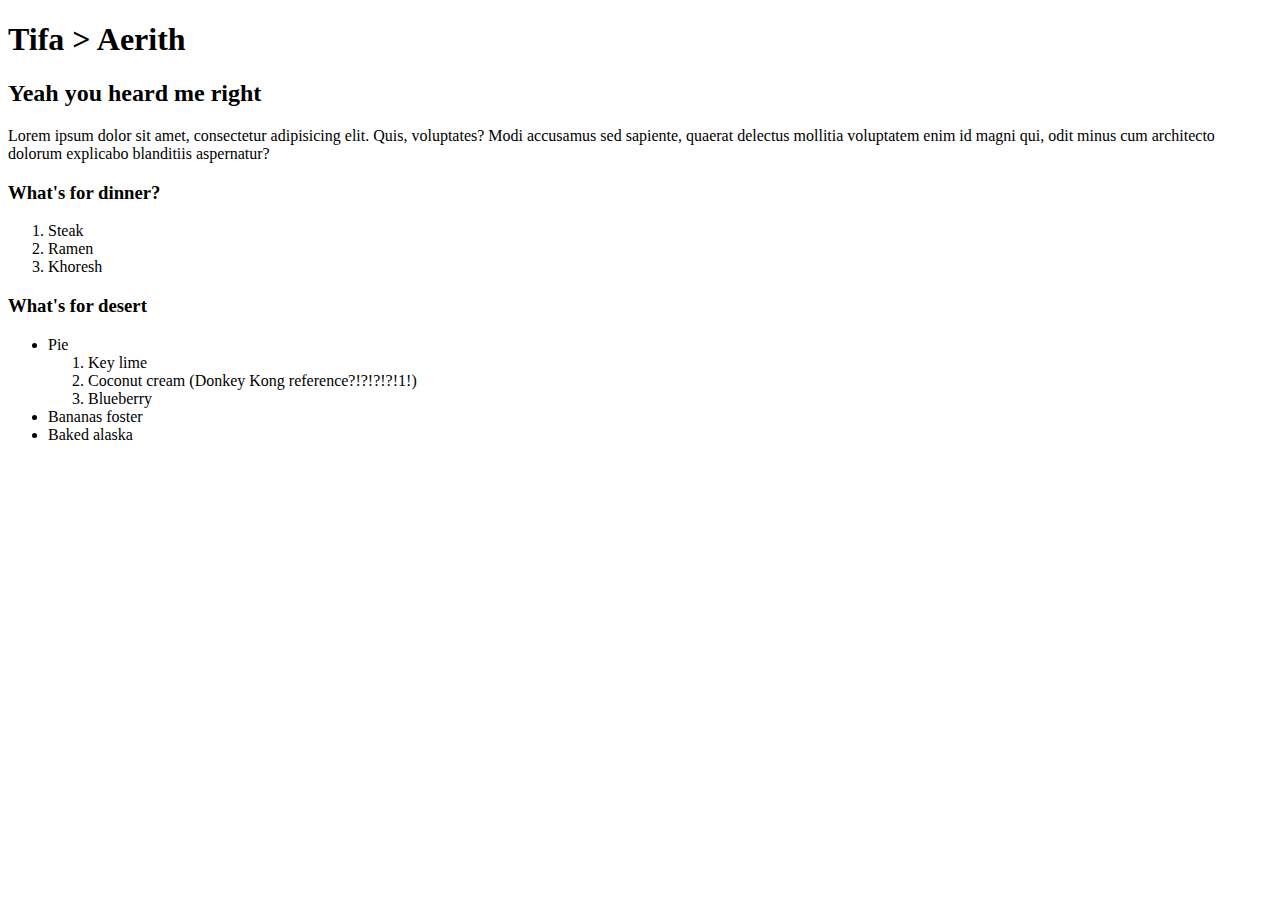
<file: index.html>
<!DOCTYPE html>
<!-- I'm in your walls-->
 <html>
    <head>
        <title>Tifa > Aerith</title>
    </head>
    
    <body>
        <header>
            <h1>Tifa > Aerith</h1>
            <nav></nav>
        </header>
        <main>
            <section>
                <h2>Yeah you heard me right</h2>
                <p>
                    Lorem ipsum dolor sit amet, consectetur adipisicing elit. Quis, voluptates? Modi accusamus sed sapiente, quaerat delectus mollitia voluptatem enim id magni qui, odit minus cum architecto dolorum explicabo blanditiis aspernatur?
                </p>
            </section>
            <section>
                <h3>What's for dinner?</h3>
                <ol>
                    <li>Steak</li>
                    <li>Ramen</li>
                    <li>Khoresh</li>
                </ol>
            </section>
            <section>
                <h3>What's for desert</h3>
                <ul>
                    <li>Pie</li>
                        <ol>
                            <li>Key lime</li>
                            <li>Coconut cream (Donkey Kong reference?!?!?!?!1!)</li>
                            <li>Blueberry</li>
                        </ol>
                    <li>Bananas foster</li>
                    <li>Baked alaska</li>
                </ul>
            </section>
        </main>
        <footer></footer>
    </body>
 </html>
</file>
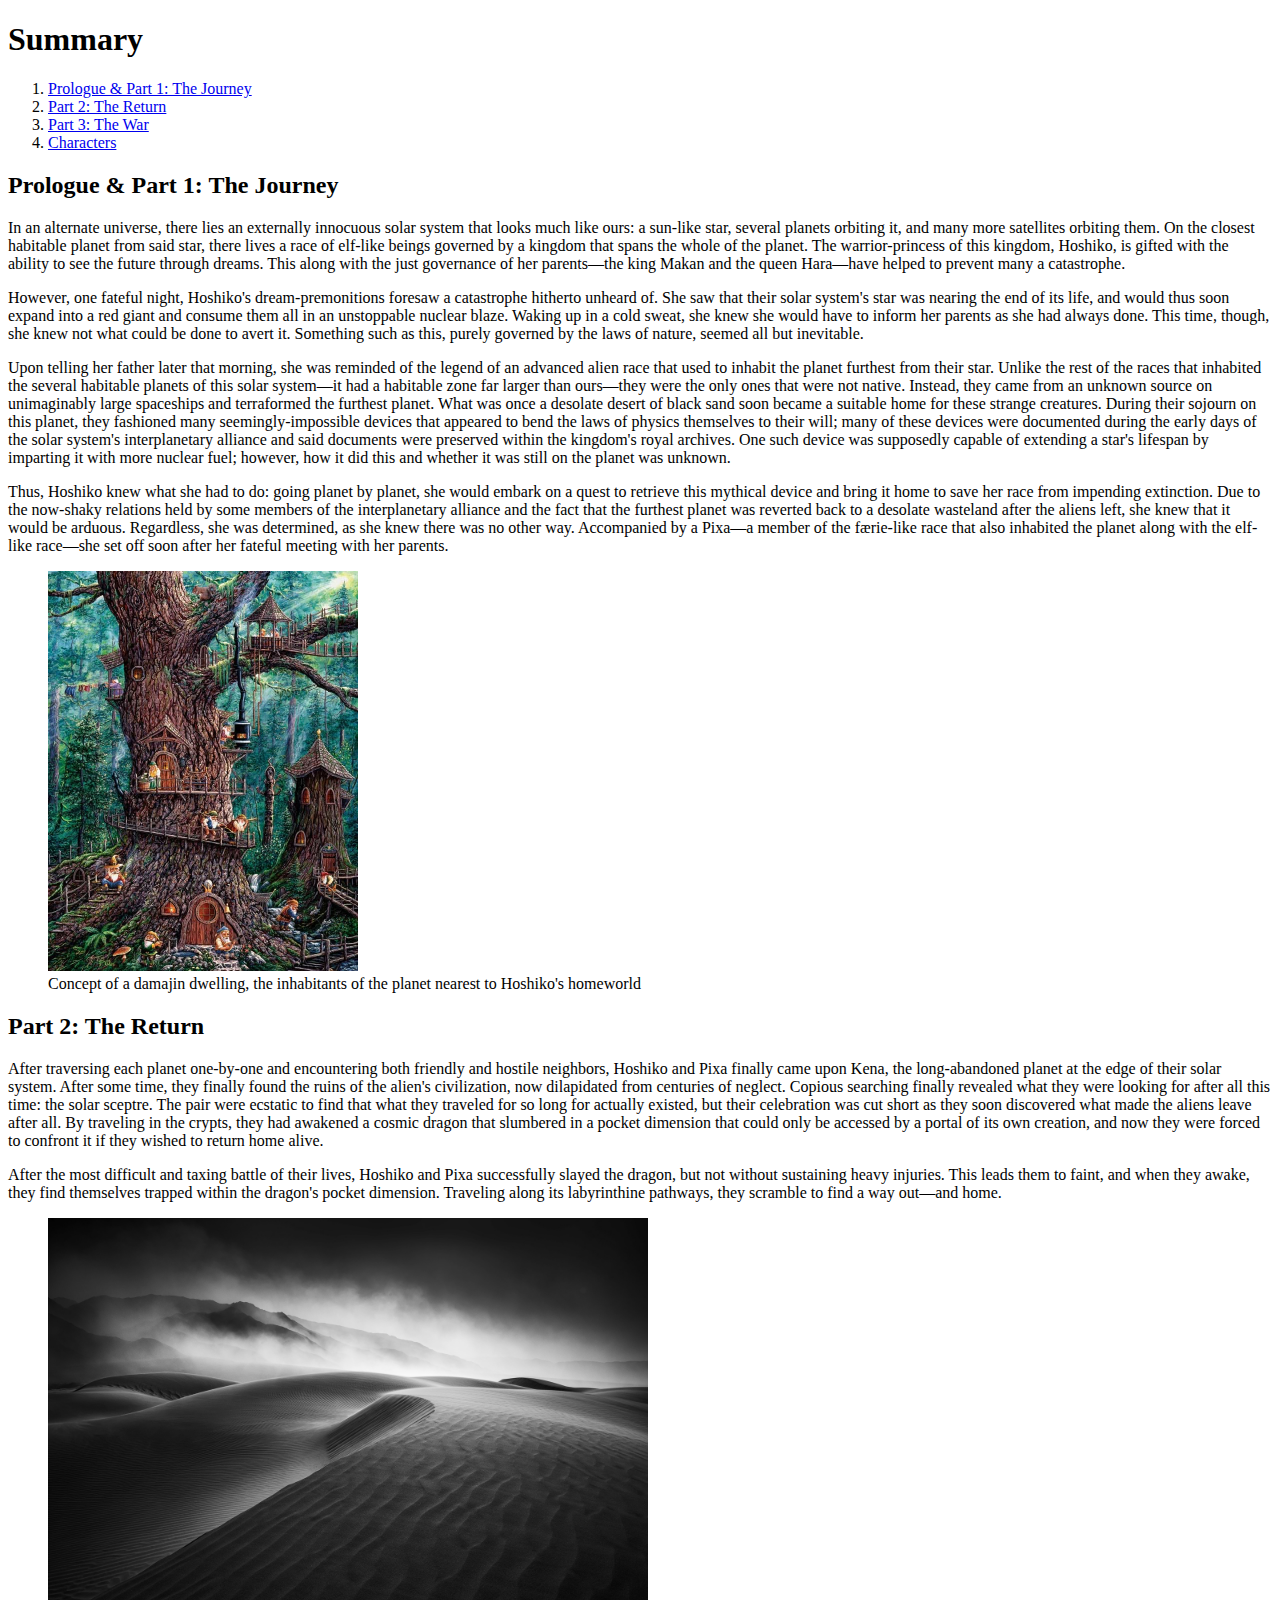
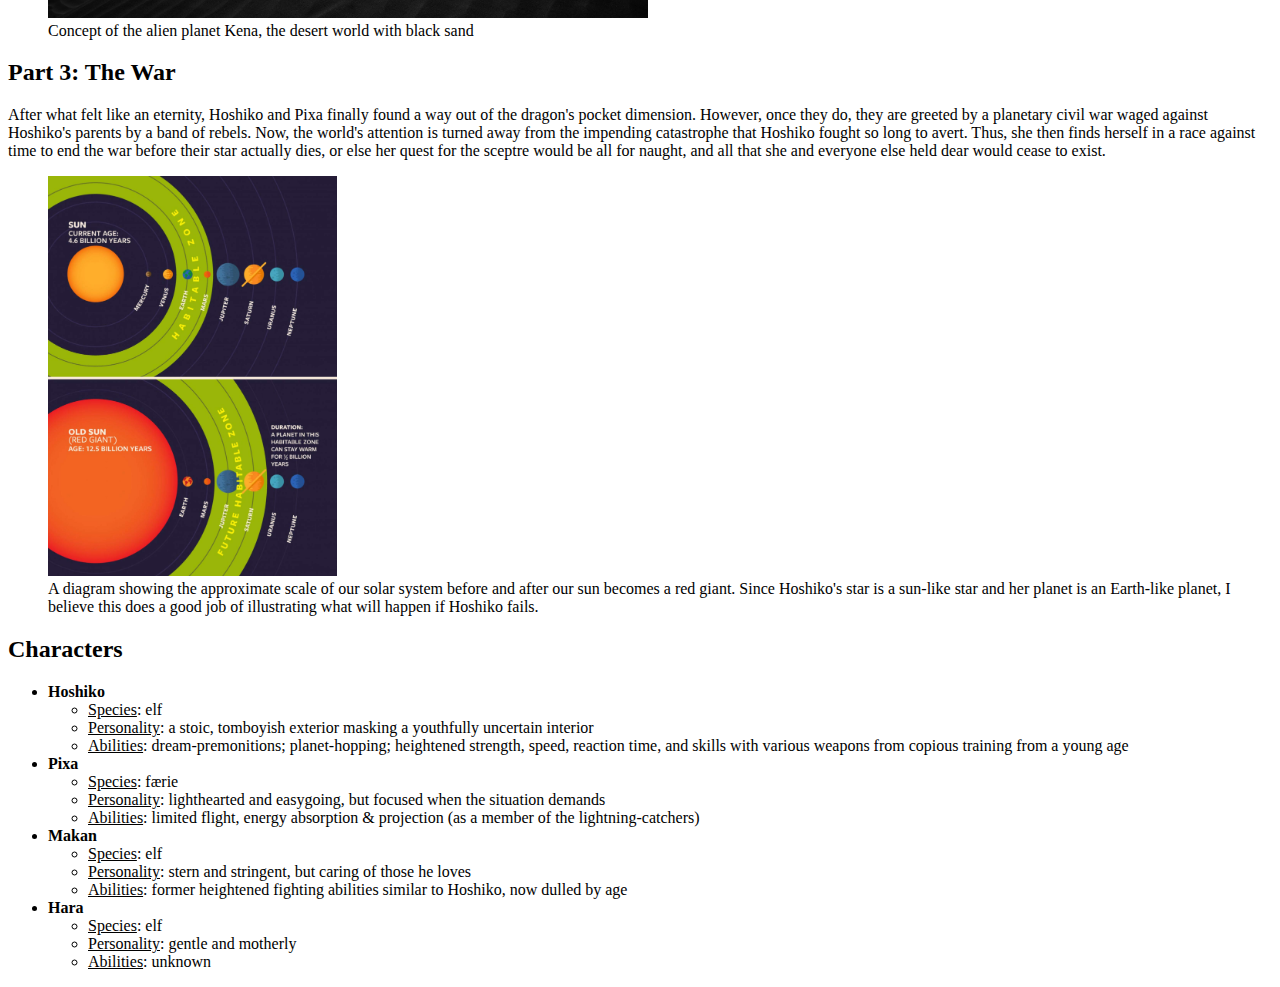
<file: Assignment1/index.html>
<!DOCTYPE html>
<html lang="en">
<head>
    <meta charset="UTF-8">
    <meta name="viewport" content="width=device-width, initial-scale=1.0">
    <meta name="author" content="Arian Djahed">
    <meta name="description" content="Wiki page for my story">
    <meta name="keywords" content="HTML, Wiki, Story, Sci-Fi, Fantasy, Speculative Fiction, Bildungsroman">
    <title>Rising Sun: A Summary</title>
</head>

<body>
    <header>
        <h1>Summary</h1>
        <nav>
            <ol>
                <li><a href="#part1">Prologue & Part 1: The Journey</a></li>
                <li><a href="#part2">Part 2: The Return</a></li>
                <li><a href="#part3">Part 3: The War</a></li>
                <li><a href="#chars">Characters</a></li>
            </ol>
        </nav>
    </header>

    <main>
        <!-- Note that this plot summary is tentative and not final
        Also the length of the respective summaries of each part here is not proportional to the actual lengths-->
         <section id="part1">
            <h2>Prologue & Part 1: The Journey</h2>

            <p>
                In an alternate universe, there lies an externally innocuous solar system that looks much
                like ours: a sun-like star, several planets orbiting it, and many more satellites orbiting them. On
                the closest habitable planet from said star, there lives a race of elf-like beings governed by a
                kingdom that spans the whole of the planet. The warrior-princess of this kingdom, Hoshiko, is
                gifted with the ability to see the future through dreams. This along with the just governance of
                her parents—the king Makan and the queen Hara—have helped to prevent many a catastrophe.
            </p>

            <p>
                However, one fateful night, Hoshiko's dream-premonitions foresaw a catastrophe hitherto
                unheard of. She saw that their solar system's star was nearing the end of its life, and would thus
                soon expand into a red giant and consume them all in an unstoppable nuclear blaze. Waking up
                in a cold sweat, she knew she would have to inform her parents as she had always done. This
                time, though, she knew not what could be done to avert it. Something such as this, purely
                governed by the laws of nature, seemed all but inevitable.
            </p>

            <p>
                Upon telling her father later that morning, she was reminded of the legend of an advanced
                alien race that used to inhabit the planet furthest from their star. Unlike the rest of the races that
                inhabited the several habitable planets of this solar system—it had a habitable zone far larger
                than ours—they were the only ones that were not native. Instead, they came from an unknown
                source on unimaginably large spaceships and terraformed the furthest planet. What was once a
                desolate desert of black sand soon became a suitable home for these strange creatures. During
                their sojourn on this planet, they fashioned many seemingly-impossible devices that appeared to
                bend the laws of physics themselves to their will; many of these devices were documented
                during the early days of the solar system's interplanetary alliance and said documents were
                preserved within the kingdom's royal archives. One such device was supposedly capable of
                extending a star's lifespan by imparting it with more nuclear fuel; however, how it did this and
                whether it was still on the planet was unknown.
            </p>

            <p>
                Thus, Hoshiko knew what she had to do: going planet by planet, she would embark on a
                quest to retrieve this mythical device and bring it home to save her race from impending
                extinction. Due to the now-shaky relations held by some members of the interplanetary alliance
                and the fact that the furthest planet was reverted back to a desolate wasteland after the aliens left,
                she knew that it would be arduous. Regardless, she was determined, as she knew there was no
                other way. Accompanied by a Pixa—a member of the færie-like race that also inhabited the
                planet along with the elf-like race—she set off soon after her fateful meeting with her parents.
            </p>

            <figure>
                <img src="images/damajin_dwelling.webp" alt="Concept of a damajin dwelling, the inhabitants of the planet nearest to Hoshiko's homeworld. Original artwork by Jeff Tigt" height="400">
                <figcaption>Concept of a damajin dwelling, the inhabitants of the planet nearest to Hoshiko's homeworld</figcaption>
            </figure>
         </section>

         <section id="part2">
            <h2>Part 2: The Return</h2>

            <p>
                After traversing each planet one-by-one and encountering both friendly and hostile
                neighbors, Hoshiko and Pixa finally came upon Kena, the long-abandoned planet at the edge of
                their solar system. After some time, they finally found the ruins of the alien's civilization, now
                dilapidated from centuries of neglect. Copious searching finally revealed what they were looking
                for after all this time: the solar sceptre. The pair were ecstatic to find that what they traveled for
                so long for actually existed, but their celebration was cut short as they soon discovered what
                made the aliens leave after all. By traveling in the crypts, they had awakened a cosmic dragon
                that slumbered in a pocket dimension that could only be accessed by a portal of its own creation,
                and now they were forced to confront it if they wished to return home alive.
            </p>

            <p>
                After the most difficult and taxing battle of their lives, Hoshiko and Pixa successfully
                slayed the dragon, but not without sustaining heavy injuries. This leads them to faint, and when
                they awake, they find themselves trapped within the dragon's pocket dimension. Traveling along
                its labyrinthine pathways, they scramble to find a way out—and home.
            </p>

            <figure>
                <img src="images/Sarah-Marino-Sand-Dunes-BW-1500px.jpg" alt="Concept of the alien planet Kena, a desert world with black sand dunes. Photo by Sarah Marino." height="400">
                <figcaption>Concept of the alien planet Kena, the desert world with black sand</figcaption>
            </figure>
         </section>

        <section id="part3">
            <h2>Part 3: The War</h2>

            <p>
                After what felt like an eternity, Hoshiko and Pixa finally found a way out of the dragon's
                pocket dimension. However, once they do, they are greeted by a planetary civil war waged against Hoshiko's parents by a band of rebels.
                Now, the world's attention is turned away from the impending catastrophe that Hoshiko fought so long to avert.
                Thus, she then finds herself in a race against time to end the war before their star actually dies, or else her quest for the sceptre 
                would be all for naught, and all that she and everyone else held dear would cease to exist.
            </p>

            <figure>
                <img src="images/image_3870e-Habitable-Zone.jpg" alt="Red giant diagram" height="400">
                <figcaption>
                    A diagram showing the approximate scale of our solar system before and after our sun becomes a red giant. Since Hoshiko's star is a
                    sun-like star and her planet is an Earth-like planet, I believe this does a good job of illustrating what will happen if Hoshiko fails.
                </figcaption>
            </figure>
        </section>

        <section id="chars">
            <h2>Characters</h2>

            <ul>
                <li>
                    <strong>Hoshiko</strong>
                    <ul>
                        <li><u>Species</u>: elf</li>
                        <li><u>Personality</u>: a stoic, tomboyish exterior masking a youthfully uncertain interior</li>
                        <li><u>Abilities</u>: dream-premonitions; planet-hopping; heightened strength, speed, reaction time, and skills with various weapons from copious training from a young age</li>
                    </ul>
                </li>

                <li>
                    <strong>Pixa</strong>
                    <ul>
                        <li><u>Species</u>: færie</li>
                        <li><u>Personality</u>: lighthearted and easygoing, but focused when the situation demands</li>
                        <li><u>Abilities</u>: limited flight, energy absorption & projection (as a member of the lightning-catchers)</li>
                    </ul>
                </li>

                <li>
                    <strong>Makan</strong>
                    <ul>
                        <li><u>Species</u>: elf</li>
                        <li><u>Personality</u>: stern and stringent, but caring of those he loves</li>
                        <li><u>Abilities</u>: former heightened fighting abilities similar to Hoshiko, now dulled by age</li>
                    </ul>
                </li>

                <li>
                    <strong>Hara</strong>
                    <ul>
                        <li><u>Species</u>: elf</li>
                        <li><u>Personality</u>: gentle and motherly</li>
                        <li><u>Abilities</u>: unknown</li>
                    </ul>
                </li>
            </ul>
        </section>
    </main>
</body>
</html>
</file>
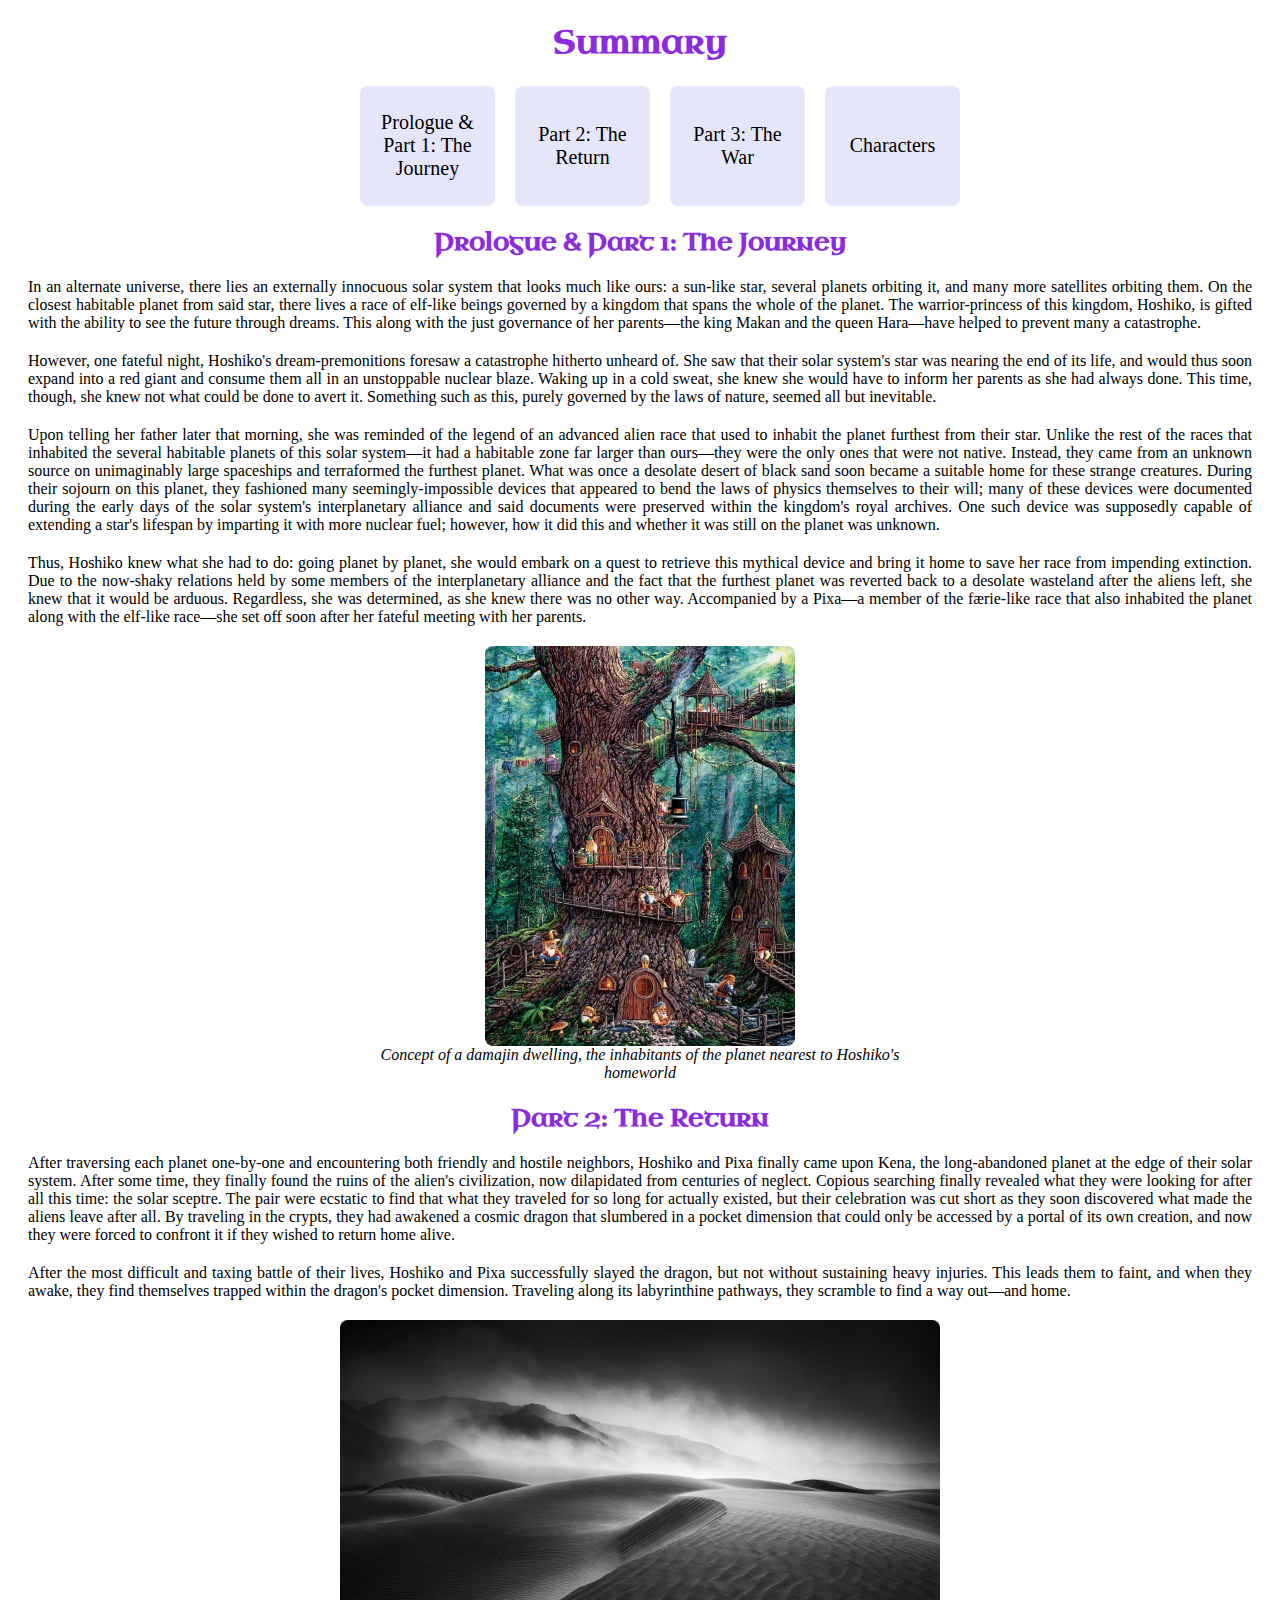
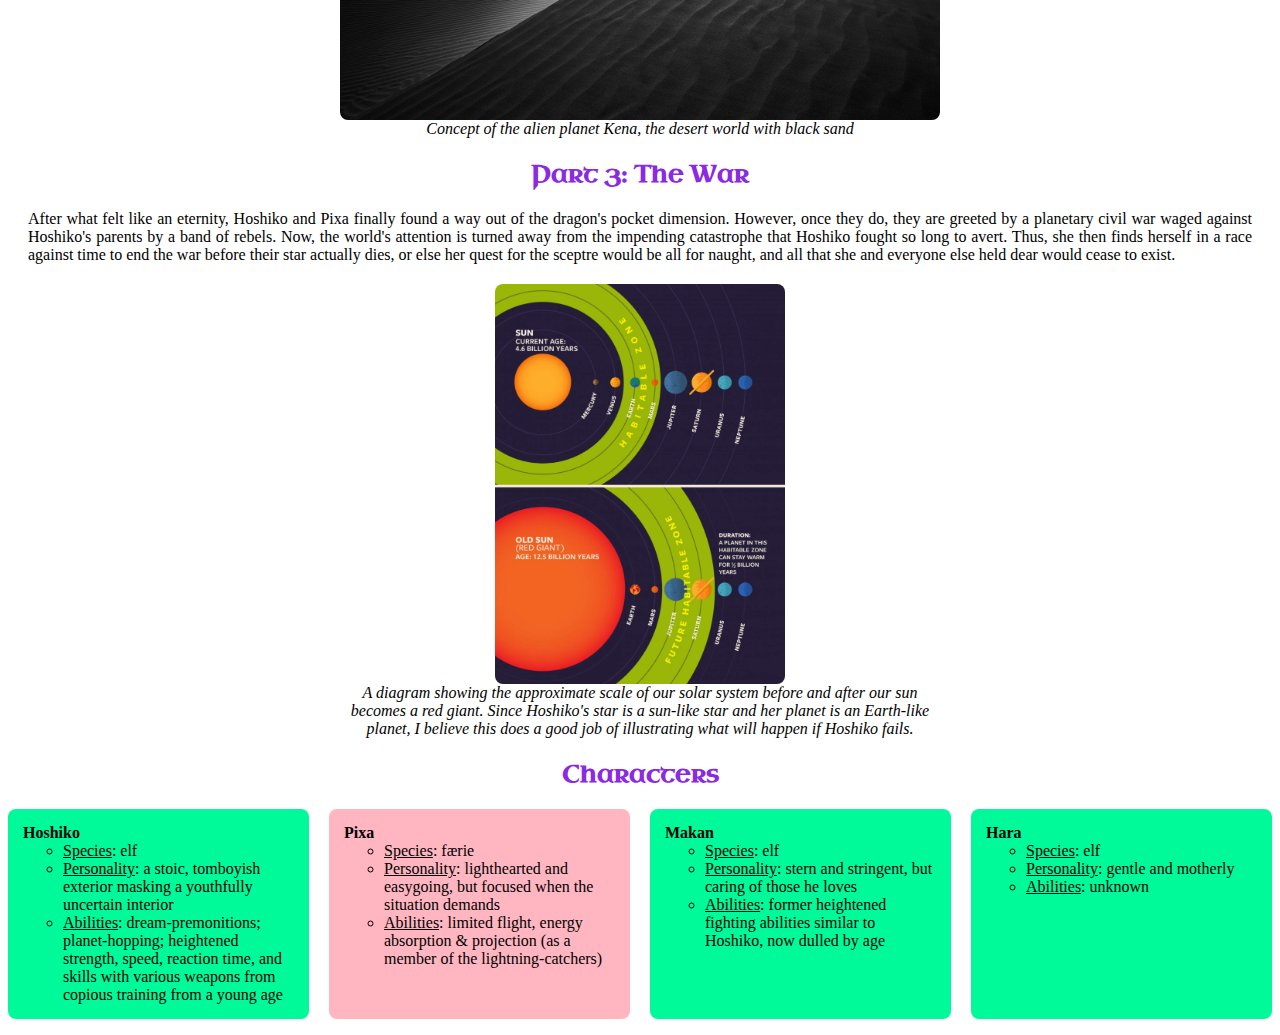
<file: Assignment2/index.html>
<!DOCTYPE html>
<html lang="en">
<head>
    <meta charset="UTF-8">
    <meta name="viewport" content="width=device-width, initial-scale=1.0">
    <meta name="author" content="Arian Djahed">
    <meta name="description" content="Wiki page for my story">
    <meta name="keywords" content="HTML, Wiki, Story, Sci-Fi, Fantasy, Speculative Fiction, Bildungsroman">
    <title>Rising Sun: A Summary</title>
    <link rel="stylesheet" href="css/style.css" media="only screen and (min-width: 960px)">
    <link rel="stylesheet" href="css/mobile.css" media="only screen and (max-width: 480px)">
</head>

<body>
    <header>
        <h1 class="heading">Summary</h1>
        <nav>
            <ol>
                <li><a href="#part1">Prologue & Part 1: The Journey</a></li>
                <li><a href="#part2">Part 2: The Return</a></li>
                <li><a href="#part3">Part 3: The War</a></li>
                <li><a href="#chars">Characters</a></li>
            </ol>
        </nav>
    </header>

    <main>
        <!-- Note that this plot summary is tentative and not final
        Also the length of the respective summaries of each part here is not proportional to the actual lengths-->
         <section id="part1">
            <h2 class="heading">Prologue & Part 1: The Journey</h2>

            <p>
                In an alternate universe, there lies an externally innocuous solar system that looks much
                like ours: a sun-like star, several planets orbiting it, and many more satellites orbiting them. On
                the closest habitable planet from said star, there lives a race of elf-like beings governed by a
                kingdom that spans the whole of the planet. The warrior-princess of this kingdom, Hoshiko, is
                gifted with the ability to see the future through dreams. This along with the just governance of
                her parents—the king Makan and the queen Hara—have helped to prevent many a catastrophe.
            </p>

            <p>
                However, one fateful night, Hoshiko's dream-premonitions foresaw a catastrophe hitherto
                unheard of. She saw that their solar system's star was nearing the end of its life, and would thus
                soon expand into a red giant and consume them all in an unstoppable nuclear blaze. Waking up
                in a cold sweat, she knew she would have to inform her parents as she had always done. This
                time, though, she knew not what could be done to avert it. Something such as this, purely
                governed by the laws of nature, seemed all but inevitable.
            </p>

            <p>
                Upon telling her father later that morning, she was reminded of the legend of an advanced
                alien race that used to inhabit the planet furthest from their star. Unlike the rest of the races that
                inhabited the several habitable planets of this solar system—it had a habitable zone far larger
                than ours—they were the only ones that were not native. Instead, they came from an unknown
                source on unimaginably large spaceships and terraformed the furthest planet. What was once a
                desolate desert of black sand soon became a suitable home for these strange creatures. During
                their sojourn on this planet, they fashioned many seemingly-impossible devices that appeared to
                bend the laws of physics themselves to their will; many of these devices were documented
                during the early days of the solar system's interplanetary alliance and said documents were
                preserved within the kingdom's royal archives. One such device was supposedly capable of
                extending a star's lifespan by imparting it with more nuclear fuel; however, how it did this and
                whether it was still on the planet was unknown.
            </p>

            <p>
                Thus, Hoshiko knew what she had to do: going planet by planet, she would embark on a
                quest to retrieve this mythical device and bring it home to save her race from impending
                extinction. Due to the now-shaky relations held by some members of the interplanetary alliance
                and the fact that the furthest planet was reverted back to a desolate wasteland after the aliens left,
                she knew that it would be arduous. Regardless, she was determined, as she knew there was no
                other way. Accompanied by a Pixa—a member of the færie-like race that also inhabited the
                planet along with the elf-like race—she set off soon after her fateful meeting with her parents.
            </p>

            <figure>
                <img src="images/damajin_dwelling.webp" alt="Concept of a damajin dwelling, the inhabitants of the planet nearest to Hoshiko's homeworld. Original artwork by Jeff Tigt" height="400">
                <figcaption>Concept of a damajin dwelling, the inhabitants of the planet nearest to Hoshiko's homeworld</figcaption>
            </figure>
         </section>

         <section id="part2">
            <h2 class="heading">Part 2: The Return</h2>

            <p>
                After traversing each planet one-by-one and encountering both friendly and hostile
                neighbors, Hoshiko and Pixa finally came upon Kena, the long-abandoned planet at the edge of
                their solar system. After some time, they finally found the ruins of the alien's civilization, now
                dilapidated from centuries of neglect. Copious searching finally revealed what they were looking
                for after all this time: the solar sceptre. The pair were ecstatic to find that what they traveled for
                so long for actually existed, but their celebration was cut short as they soon discovered what
                made the aliens leave after all. By traveling in the crypts, they had awakened a cosmic dragon
                that slumbered in a pocket dimension that could only be accessed by a portal of its own creation,
                and now they were forced to confront it if they wished to return home alive.
            </p>

            <p>
                After the most difficult and taxing battle of their lives, Hoshiko and Pixa successfully
                slayed the dragon, but not without sustaining heavy injuries. This leads them to faint, and when
                they awake, they find themselves trapped within the dragon's pocket dimension. Traveling along
                its labyrinthine pathways, they scramble to find a way out—and home.
            </p>

            <figure>
                <img src="images/Sarah-Marino-Sand-Dunes-BW-1500px.jpg" alt="Concept of the alien planet Kena, a desert world with black sand dunes. Photo by Sarah Marino." height="400">
                <figcaption>Concept of the alien planet Kena, the desert world with black sand</figcaption>
            </figure>
         </section>

        <section id="part3">
            <h2 class="heading">Part 3: The War</h2>

            <p>
                After what felt like an eternity, Hoshiko and Pixa finally found a way out of the dragon's
                pocket dimension. However, once they do, they are greeted by a planetary civil war waged against Hoshiko's parents by a band of rebels.
                Now, the world's attention is turned away from the impending catastrophe that Hoshiko fought so long to avert.
                Thus, she then finds herself in a race against time to end the war before their star actually dies, or else her quest for the sceptre 
                would be all for naught, and all that she and everyone else held dear would cease to exist.
            </p>

            <figure>
                <img src="images/image_3870e-Habitable-Zone.jpg" alt="Red giant diagram" height="400">
                <figcaption>
                    A diagram showing the approximate scale of our solar system before and after our sun becomes a red giant. Since Hoshiko's star is a
                    sun-like star and her planet is an Earth-like planet, I believe this does a good job of illustrating what will happen if Hoshiko fails.
                </figcaption>
            </figure>
        </section>

        <section id="chars">
            <h2 class="heading">Characters</h2>

            <ul>
                <li class="elf">
                    <strong>Hoshiko</strong>
                    <ul>
                        <li><u>Species</u>: elf</li>
                        <li><u>Personality</u>: a stoic, tomboyish exterior masking a youthfully uncertain interior</li>
                        <li><u>Abilities</u>: dream-premonitions; planet-hopping; heightened strength, speed, reaction time, and skills with various weapons from copious training from a young age</li>
                    </ul>
                </li>

                <li class="færie">
                    <strong>Pixa</strong>
                    <ul>
                        <li><u>Species</u>: færie</li>
                        <li><u>Personality</u>: lighthearted and easygoing, but focused when the situation demands</li>
                        <li><u>Abilities</u>: limited flight, energy absorption & projection (as a member of the lightning-catchers)</li>
                    </ul>
                </li>

                <li class="elf">
                    <strong>Makan</strong>
                    <ul>
                        <li><u>Species</u>: elf</li>
                        <li><u>Personality</u>: stern and stringent, but caring of those he loves</li>
                        <li><u>Abilities</u>: former heightened fighting abilities similar to Hoshiko, now dulled by age</li>
                    </ul>
                </li>

                <li class="elf">
                    <strong>Hara</strong>
                    <ul>
                        <li><u>Species</u>: elf</li>
                        <li><u>Personality</u>: gentle and motherly</li>
                        <li><u>Abilities</u>: unknown</li>
                    </ul>
                </li>
            </ul>
        </section>
    </main>

    <footer></footer>
</body>
</html>
</file>
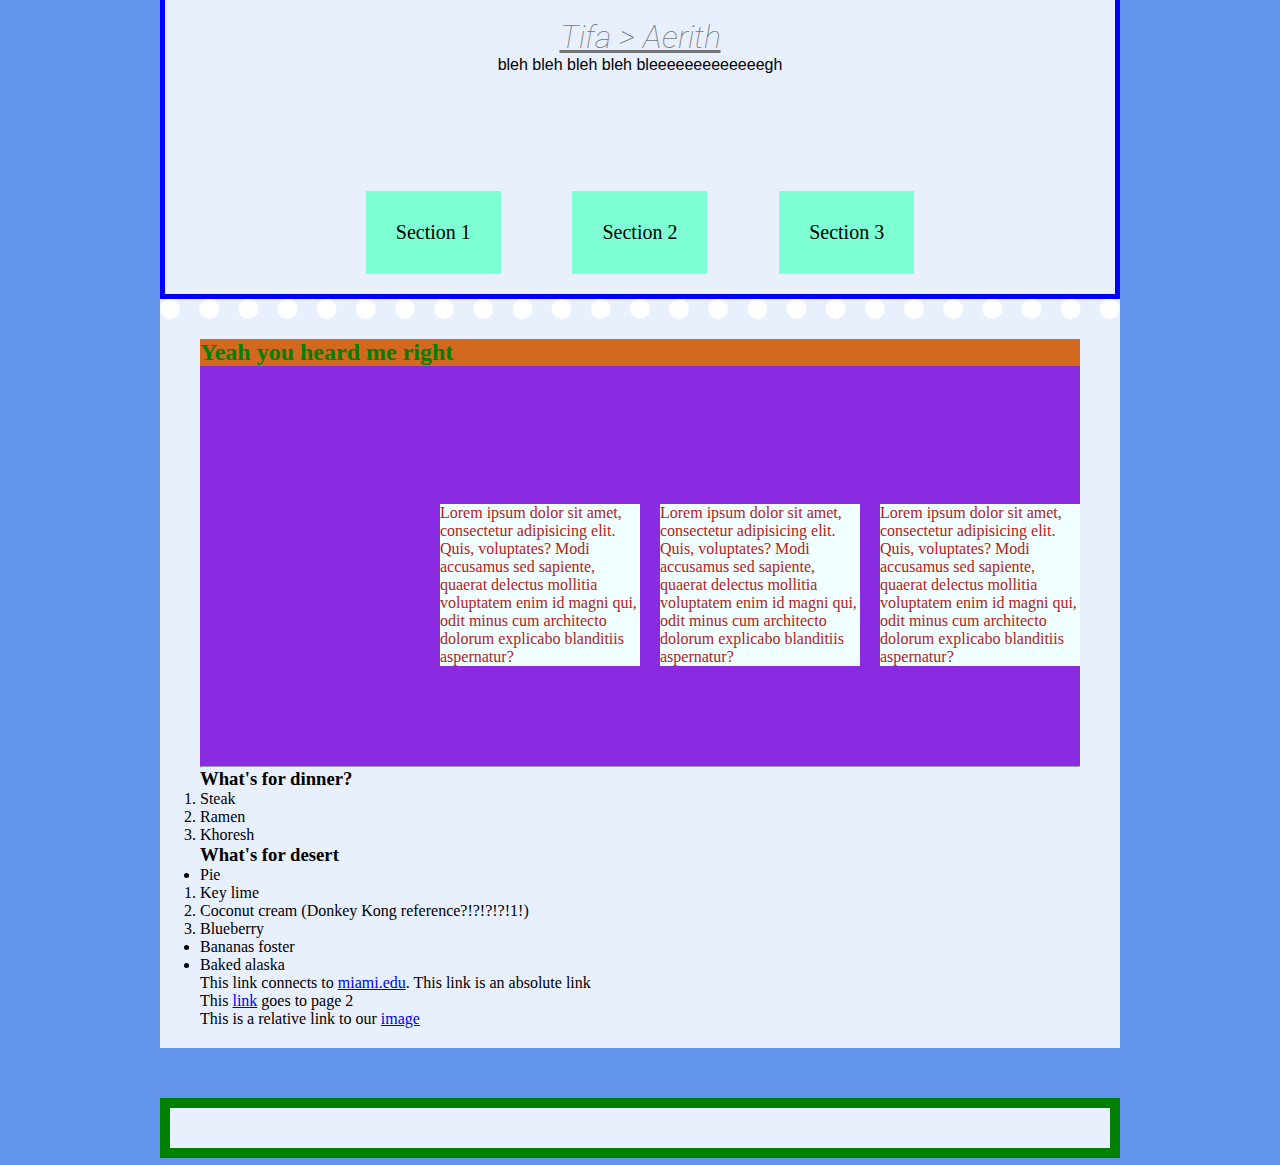
<file: test/index.html>
<!DOCTYPE html>
<!-- I'm in your walls-->
 <html>
    <head>
        <meta name="author" content="Arian Djahed">
        <meta charset="UTF-8">
        <meta name="viewport" content="width=device-width, initial-scale=1.0">
        <title>Tifa > Aerith</title>
        <style>
            body{
                background-color: olivedrab;
            }
        </style>
        <link rel="stylesheet" href="css/style.css">
    </head>
    
    <body>
        <header>
            <h1>Tifa > Aerith</h1>
            <p>bleh bleh bleh bleh bleeeeeeeeeeeeegh</p>
            <nav>
                <ul>
                    <li><a href="page2.html">Section 1</a></li>
                    <li><a href="#section2">Section 2</a></li>
                    <li><a href="#section3">Section 3</a></li>
                </ul>
            </nav>
        </header>
        <main>
            <section id="section2">
                <h2>Yeah you heard me right</h2>
                <div class="grid3">
                <p>
                    Lorem ipsum dolor sit amet, consectetur adipisicing elit. Quis, voluptates? Modi accusamus sed sapiente, quaerat delectus mollitia voluptatem enim id magni qui, odit minus cum architecto dolorum explicabo blanditiis aspernatur?
                </p>

                <p>
                    Lorem ipsum dolor sit amet, consectetur adipisicing elit. Quis, voluptates? Modi accusamus sed sapiente, quaerat delectus mollitia voluptatem enim id magni qui, odit minus cum architecto dolorum explicabo blanditiis aspernatur?
                </p>

                <p>
                    Lorem ipsum dolor sit amet, consectetur adipisicing elit. Quis, voluptates? Modi accusamus sed sapiente, quaerat delectus mollitia voluptatem enim id magni qui, odit minus cum architecto dolorum explicabo blanditiis aspernatur?
                </p>
                </div>
            </section>
            <hr>
            <section id="section3">
                <h3>What's for dinner?</h3>
                <ol>
                    <li>Steak</li>
                    <li>Ramen</li>
                    <li>Khoresh</li>
                </ol>
            </section>
            <section>
                <h3>What's for desert</h3>
                <ul>
                    <li>Pie</li>
                        <ol>
                            <li>Key lime</li>
                            <li>Coconut cream (Donkey Kong reference?!?!?!?!1!)</li>
                            <li>Blueberry</li>
                        </ol>
                    <li>Bananas foster</li>
                    <li>Baked alaska</li>
                </ul>
            </section>

            <section>
                <p>This link connects to <a href="http://www.miami.edu">miami.edu</a>. This link is an absolute link</p>

                <p>This <a href="page2.html">link</a> goes to page 2</p>

                <p>This is a relative link to our <a href="images/willbutwont.jpeg" target="_blank">image</a></p>
            </section>
        </main>
        <footer></footer>
    </body>
 </html>
</file>
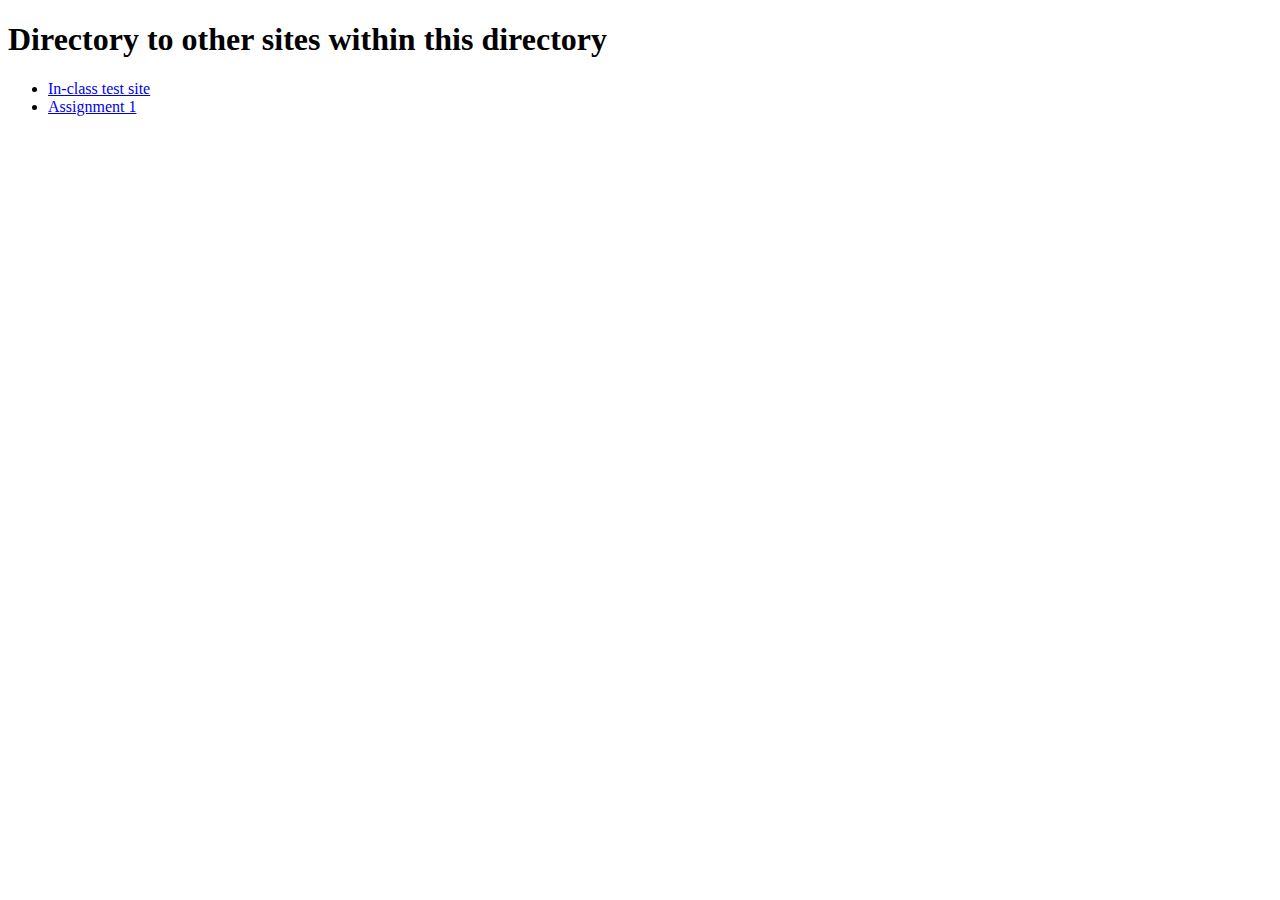
<file: directory.html>
<!DOCTYPE html>
<html lang="en">
<head>
    <meta charset="UTF-8">
    <meta name="viewport" content="width=device-width, initial-scale=1.0">
    <meta name="author" content="Arian Djahed">
    <title>Directory</title>
</head>
<body>
    <header>
        <h1>Directory to other sites within this directory</h1>
    </header>

    <body>
        <ul>
            <li><a href="../test/index.html">In-class test site</a></li>
            <li><a href="../Assignment1/index.html">Assignment 1</a></li>
        </ul>
</body>
</html>
</file>
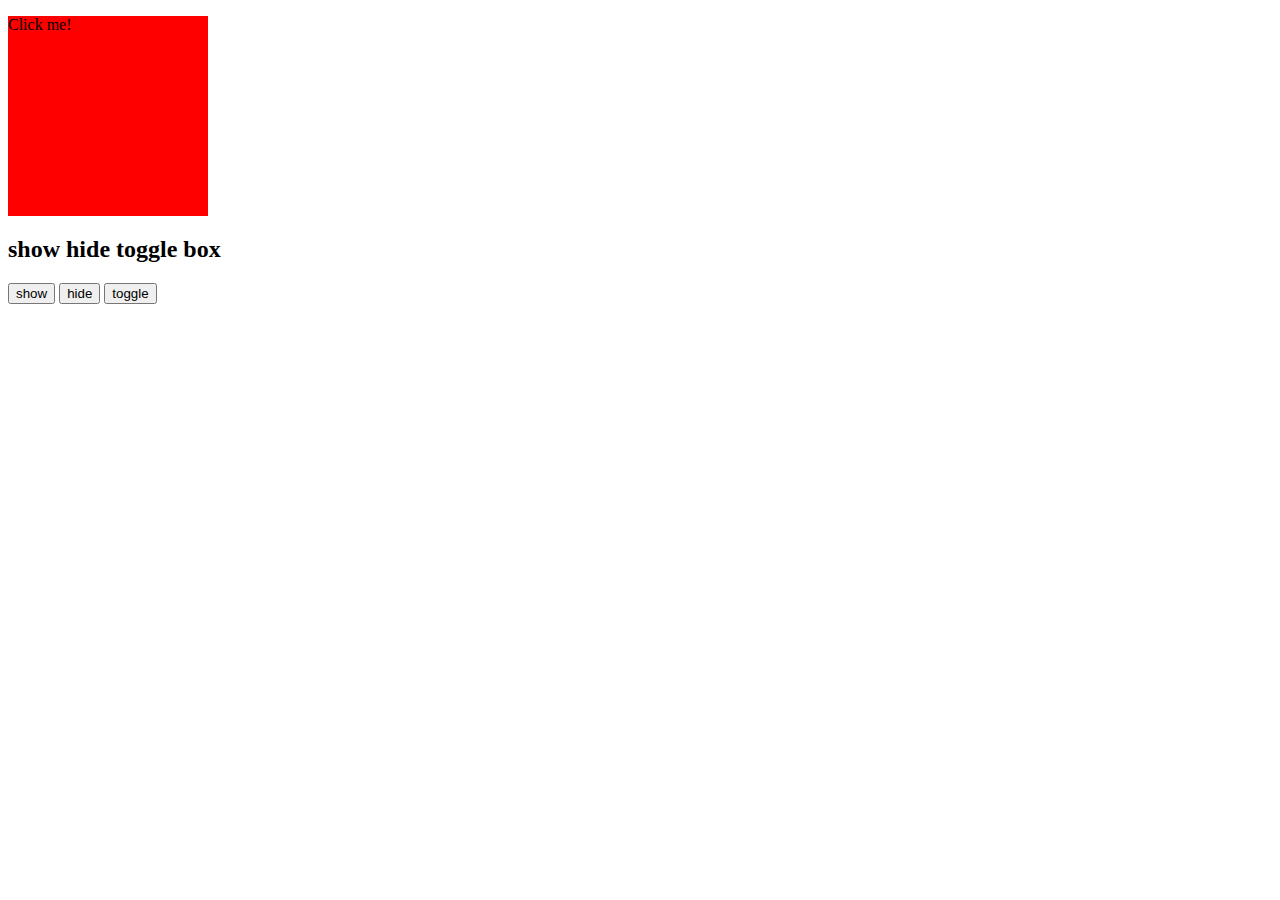
<file: test/jsexamples/clicking.html>
<!DOCTYPE html>
<html lang="en">
<head>
    <meta charset="UTF-8">
    <meta name="viewport" content="width=device-width, initial-scale=1.0">
    <title>Document</title>
    <script src="js/click.js" defer></script>
    <link rel="stylesheet" href="css/style.css">
</head>
<body>
    <div id="redClick">
        <p>Click me!</p>
    </div>
    <section>
        <h2>show hide toggle box</h2>
        <button id="show">show</button>
        <button id="hide">hide</button>
        <button id="toggle">toggle</button>
        <div id="showHideBox" class="showHideContainer"></div>
    </section>
</body>
</html>
</file>
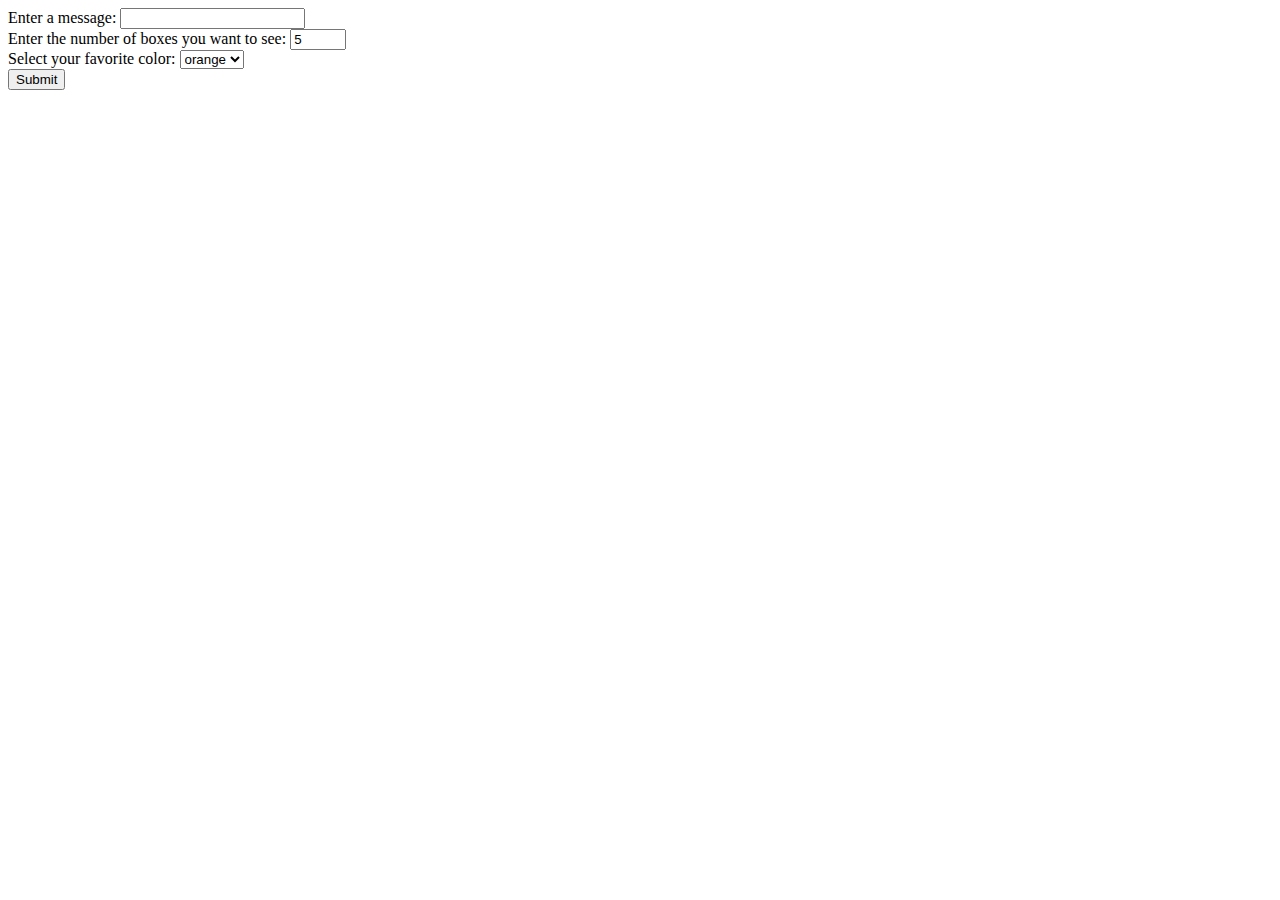
<file: test/jsexamples/form.html>
<!DOCTYPE html>
<html lang="en">

<head>
    <meta charset="UTF-8">
    <meta name="viewport" content="width=device-width, initial-scale=1.0">
    <title>Document</title>
    <script src="js/formelements.js" defer></script>
</head>

<body>
    <form>
        <label>Enter a message:</label>
        <input type="text" id="myText" >
        <br>
        <label>Enter the number of boxes you want to see:</label>
        <input type="number" id="myNumber" value="5" min="1" max="10">
        <br>
        <label>Select your favorite color:</label>
        <select id="mySelect">
            <option value="orange">orange</option>
            <option value="blue">blue</option>
            <option value="green">green</option>
            <option value="red">red</option>
        </select>
        <br>
        <button type="button" id="myButton">Submit</button>
    </form>

    <div id="output"></div>
    
 
</body>

</html>
</file>
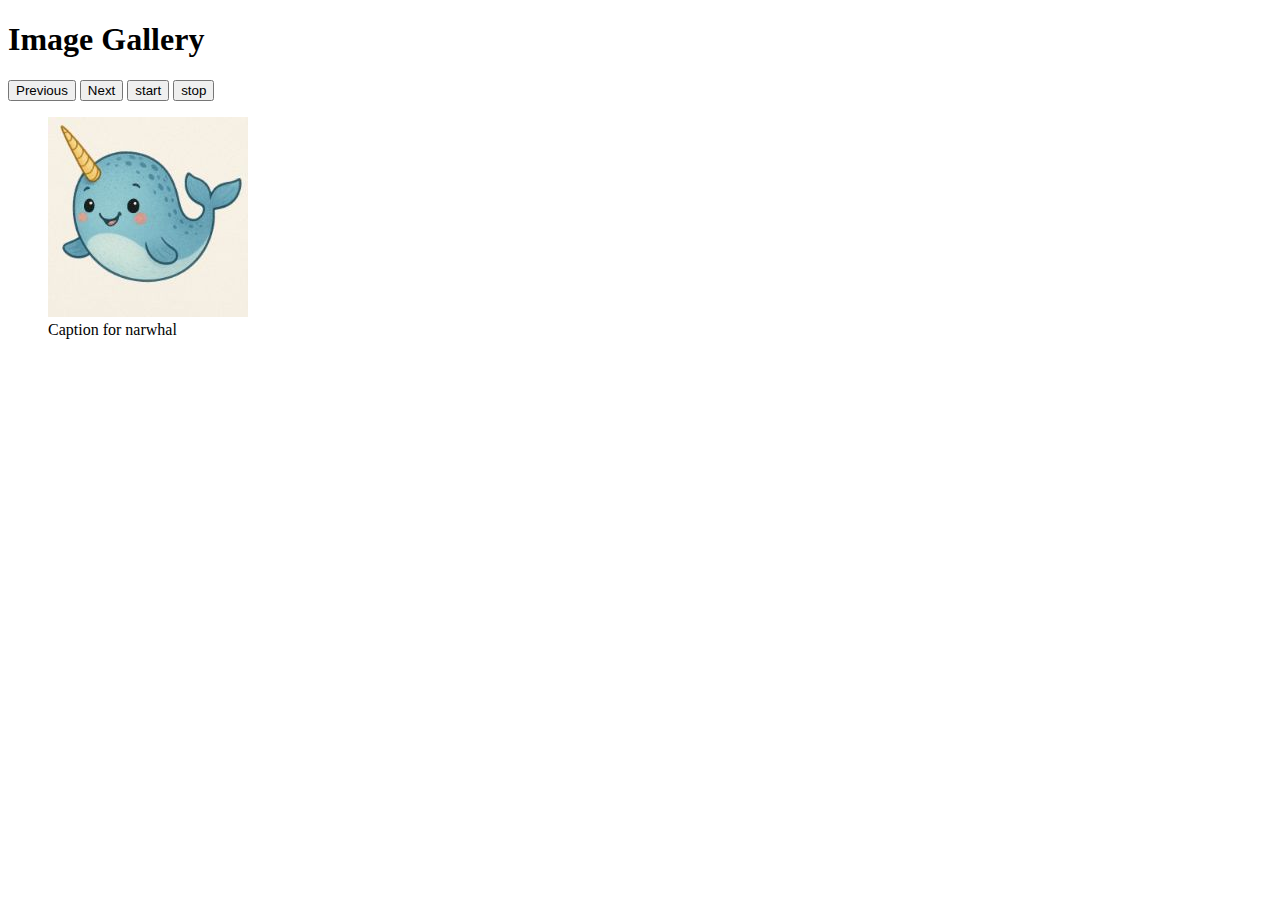
<file: test/jsexamples/imagegallery.html>
<!DOCTYPE html>
<html lang="en">
<head>
    <meta charset="UTF-8">
    <meta name="viewport" content="width=device-width, initial-scale=1.0">
    <title>Image Gallery</title>
    <script src="js/imagegallery.js" defer></script>
</head>
<body>
    <h1>Image Gallery</h1>
    <button id="previous">Previous</button>
    <button id="next">Next</button>
    <button id="start">start</button>
    <button id="stop">stop</button>
    <figure id="narwhal" class="imageGallery">
        <img src="images/narwhal.jpg" alt="narwhal" >
        <figcaption >Caption for narwhal</figcaption>
    </figure>
    <figure id="penguin" class="imageGallery">
        <img  src="images/penguin.jpg" alt="penguin" >
        <figcaption >Caption for penguin</figcaption>
    </figure>
    <figure id="seal" class="imageGallery">
        <img src="images/seal.jpg" alt="penguin">
        <figcaption>Caption for seal</figcaption>
    </figure>
</body>
</html>
</file>
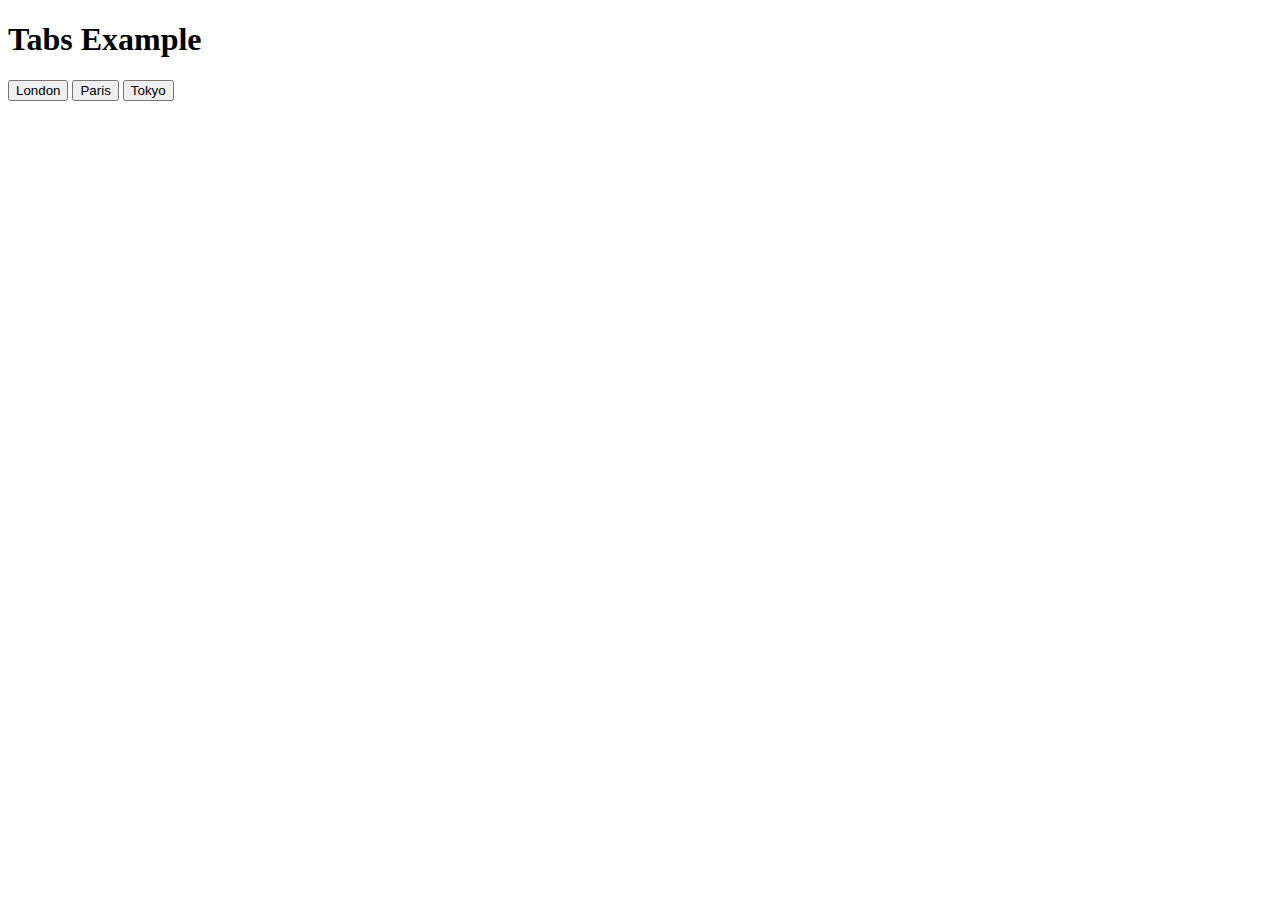
<file: test/jsexamples/tabs.html>
<!DOCTYPE html>
<html lang="en">
<head>
    <meta charset="UTF-8">
    <meta name="viewport" content="width=device-width, initial-scale=1.0">
    <title>Document</title>
    <script src="js/tabs.js" defer></script>
</head>
<body>
        <h1>Tabs Example</h1>
        <div class="tabs">
            <button class="tablinks">London</button>
            <button class="tablinks">Paris</button>
            <button class="tablinks">Tokyo</button>
        </div>

        <div id="London" class="tabcontent">
            <h3>London</h3>
            <p>London is the capital city of England.</p>
        </div>

        <div id="Paris" class="tabcontent">
            <h3>Paris</h3>
            <p>Paris is the capital of France.</p> 
        </div>

        <div id="Tokyo" class="tabcontent">
            <h3>Tokyo</h3>
            <p>Tokyo is the capital of Japan.</p>
        </div>
        
</body>
</html>
</file>
<file: Assignment2/css/style.css>
@import url('https://fonts.googleapis.com/css2?family=Uncial+Antiqua&display=swap');

:root{
    --heading-font: 'Uncial Antiqua', serif;
}

nav > ol{
    width: 600px;
    height: auto;
    margin: 0 auto;
    display: grid;
    grid-template-rows: auto;
    grid-template-columns: 1fr 1fr 1fr 1fr;
    grid-gap: 20px;
    /* justify-content: center; */
    /* justify-items: center; */
    align-content: center;
    align-items: center;
}

nav > ol > li{
    padding: 10px;
    width: auto;
    height: 100px;
    list-style: none;
    text-align: center;
    background-color: lavender;
    display: flex;
    align-items: center;
    justify-content: center;
    border-radius: 8px;
}

nav > ol > li > a{
    color: black;
    font-size: 20px;
    width: 100px;
    height: auto;
    text-decoration: none;
    vertical-align: middle;
    justify-content: center;
    justify-items: center;
}

nav > ol > li:hover{
    background-color: blueviolet;
    transition: all 0.5s ease;
}

/* h1{
    font-family: var(--heading-font);
    text-align: center;
    color: blueviolet;
}

h2{
    font-family: var(--heading-font);
    text-align: center;
    color: blueviolet;
} */

.heading{
    font-family: var(--heading-font);
    text-align: center;
    color: blueviolet;
}

.elf{
    background-color: mediumspringgreen;
}

.færie{
    background-color: lightpink;
}

figure{
    display: block;
    justify-content: center;
    justify-items: center;
}

img{
    display: block;
    border-radius: 8px;
}

figcaption{
    width: 50%;
    text-align: center;
    font-style: italic;
}

p{
    text-align: justify;
    font-family: serif;
    margin: 20px;
}

#chars > ul {
    display: grid;
    grid-template-columns: 1fr 1fr 1fr 1fr;
    grid-gap: 20px;
    list-style: none;
    padding: 0;
}

#chars > ul > li {
    padding: 15px;
    border-radius: 8px;
}
</file>
<file: Assignment2/css/mobile.css>
@import "style.css";

.heading{
    align-content: center;
}

nav{
    width: 90%;
    align-content: center;
    align-items: center;
}

nav > ol {
    width: 90%;
    grid-template-columns: 1fr 1fr;
    grid-gap: 10px;
}

nav > ol > li {
    width: auto;
    height: auto;
}

img {
    max-width: 100%;
    height: auto;
}

figcaption{
    max-width: 100%;
    text-align: center;
    align-content: center;
    align-items: center;
}

#chars > ul {
    grid-template-columns: 1fr;
}
</file>
<file: test/css/style.css>
/* is your multi line comment */
/* variable examples */

@import url('https://fonts.googleapis.com/css2?family=Roboto:ital,wght@0,100..900;1,100..900&display=swap');

:root{
    --content-background-color: rgba(255,255,255,0.85);
    --pagewidth: 960px;
}

/* Reset some default browser styles */
* {
    margin: 0;
    padding: 0;
    box-sizing: border-box; /* The CSS box-sizing property allows us to include the padding and border in an element's total width and height. */
}


body{
    background-color: cornflowerblue;
}
header{
    /* background-color: rgba(255,255,255,0.75); */
    background-color: var(--content-background-color);
    /* width: 960px; */
    width: var(--pagewidth);
    /* width: 80%; */
    padding: 20px; 
    /* Add 20px of padding top right bottom left edges */
    border-width: 5px;
    border-style: solid;
    border-color: blue;
    margin-top: -7px;
    margin-bottom: 0px;
    margin-left: auto;
    margin-right: auto;

}

header > p{
    text-align: center;
    font-family: sans-serif;
    /* display: inline-block; */
}

nav{

}

nav > ul{
    width: 600px;
    height: 200px;
    margin: 0 auto;
    display: grid;
    grid-template-rows: auto;
    grid-template-columns: 1fr 1fr 1fr;
    grid-gap: 20px;
    justify-content: center;
    justify-items: center;
    align-content: end;
    align-items: center;
}

nav > ul > li{
    padding: 30px;
    list-style: none;
    background-color: aquamarine;
}

nav > ul > li > a{
    color: black;
    font-size: 20px;
    font-family: serif;
    text-decoration: none;
}

nav > ul > li:hover{
    background-color: green;
}

main{
    background-color: var(--content-background-color);
    width: var(--pagewidth);
    padding-top: 20px;
    padding-right: 40px;
    padding-bottom: 20px;
    padding-left: 40px;
    border-top-width: 20px;
    border-top-style: dotted;
    border-top-color: white;
    margin: 0px auto;
    /* margin: top/bottom left/right */
}

footer{
    background-color: var(--content-background-color);
    width: var(--pagewidth) ;
    height: 50px;
    border: 10px solid green;
    padding: 20px;
    margin: 0 auto;
    margin-top: 50px;
}

h1{
    /* background-color: #333333; */
    color: #777777;
    text-align: center;
    text-decoration: underline;
    font-family: 'Roboto', sans-serif;
    font-weight: 100;
    font-style: italic;
}
/* adding a , adds the property to the tag */
h2, h3{
    font-family: cursive; /* serif, sans-serif, monospace, fantasy,  */
}

h2{
    color: green;
}

.grid1{
    display: grid;
    grid-template-rows: auto;
    grid-template-columns: 1fr 1fr 1fr;
    gap: 20px;
}

.grid2{
    display: grid;
    grid-template-rows: auto;
    grid-template-columns: 2fr 1fr 1fr;
    gap: 20px;
}

.grid3{
    height: 400px;
    display: grid;
    grid-template-rows: 200px;
    grid-template-columns: 200px 200px 200px;
    gap: 20px;
    justify-content: end;
    align-content: center;
    align-items: end;
    background-color: blueviolet;
}

.grid3 p{
    background-color: azure;
}

.gid4{
    display: grid;
    grid-template-rows: auto auto;
    grid-template-columns: 1fr 1fr;
    gap: 20px;
}

#section2{
    color:firebrick;
    background-color: chocolate;
}
</file>
<file: test/jsexamples/css/style.css>
.clickBox{
    width: 200px;
    height: 200px;
    background-color: red;
}

.showHideContainer{
    width: 300px;
    height: 150px;
    background-color: lightgray;
    visibility: hidden;
}
</file>
